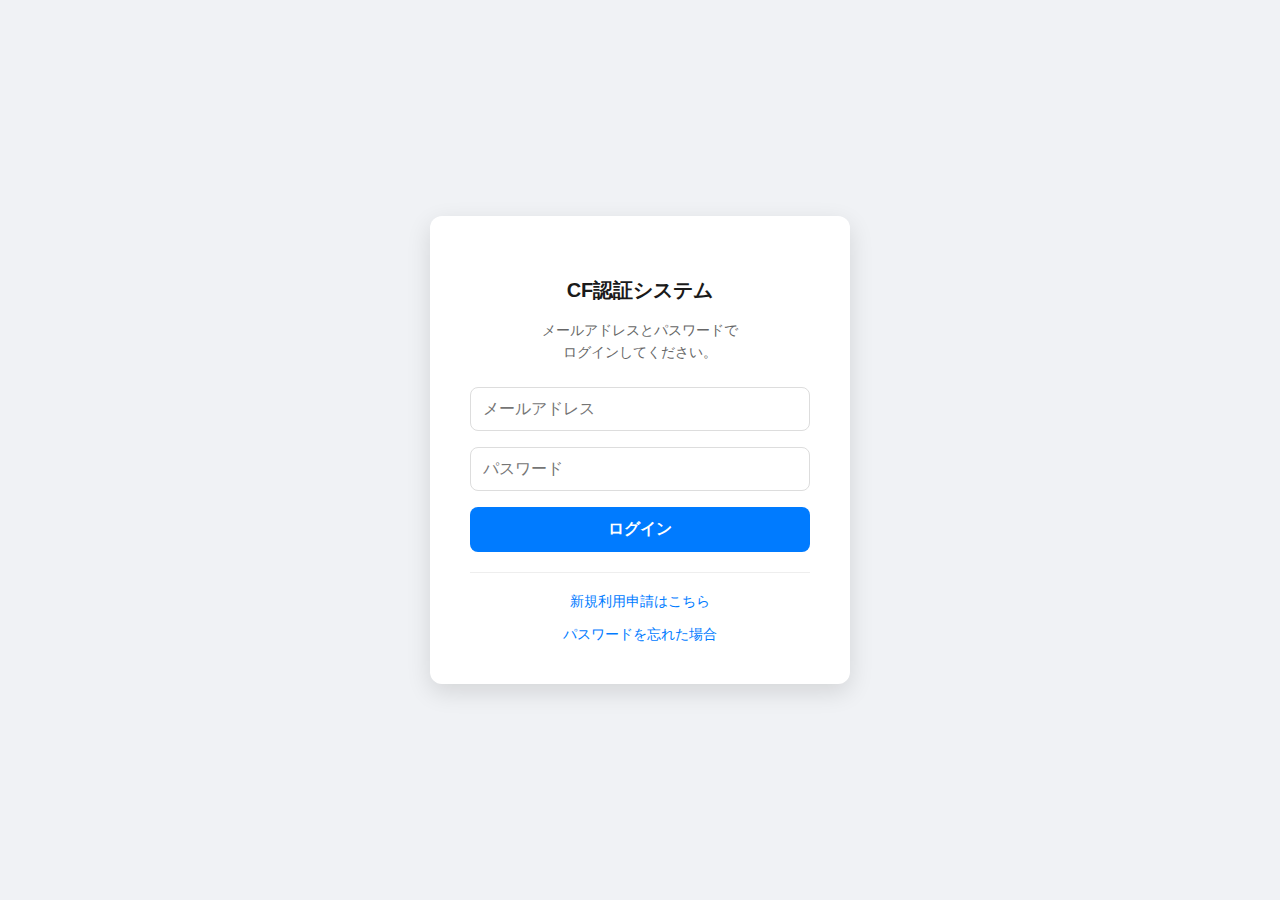
<file: index.html>
<!DOCTYPE html>
<html lang="ja">
<head>
    <meta charset="UTF-8">
    <meta name="viewport" content="width=device-width, initial-scale=1.0">
    <title>CF認証システム v1.45</title>
    <link rel="stylesheet" href="style.css">
    <style>
        body { opacity: 0; transition: opacity 0.3s; margin: 0; background: #f0f2f5; }
        .loaded { opacity: 1; }
        .unread-item { padding:15px; border-bottom:1px solid #ddd; background:#fff; border-radius:8px; margin-bottom:10px; text-align: left; }
        #after-login-area { display: none; margin-top: 20px; }
        #alert-list { display: none; margin-top: 15px; }
        .btn-main { width: 100%; padding: 12px; background: #007bff; color: white; border: none; border-radius: 8px; font-weight: bold; cursor: pointer; }
        .accordion-btn { width: 100%; padding: 12px; background: #f8f9fa; border: 1px solid #ddd; border-radius: 8px; cursor: pointer; font-weight: bold; color: #555; }
        .status-badge { font-size: 10px; padding: 2px 6px; background: #ff4757; color: white; border-radius: 4px; vertical-align: middle; margin-right: 8px; }
    </style>
</head>
<body id="main-body">
    <div id="loading-overlay">
        <div class="spinner"></div>
        <div class="loading-text">処理中...</div>
    </div>

    <div class="container">
        <div class="form-box">
            <div id="logo-container" style="margin-bottom: 20px;"></div>
            <h2><span id="system-name">CF認証システム</span></h2>
            
            <div id="login-form">
                <p class="description">メールアドレスとパスワードで<br>ログインしてください。</p>
                <div class="input-group">
                    <input type="email" id="email" placeholder="メールアドレス" required>
                </div>
                <div class="input-group">
                    <input type="password" id="password" placeholder="パスワード" required>
                </div>
                <button id="loginBtn" class="btn-main" onclick="handleLogin()">ログイン</button>
                <p id="errorMsg" style="color:#d93025; margin-top:10px; font-size:14px;"></p>
                
                <div class="footer-links" style="margin-top:20px; font-size:13px;">
                    <a href="signup.html">新規利用申請はこちら</a><br><br>
                    <a href="forgot-password.html">パスワードを忘れた場合</a>
                </div>
            </div>

            <div id="after-login-area">
                <p id="welcome-msg" style="font-weight:bold; margin-bottom:10px;"></p>
                <button id="unread-accordion" class="accordion-btn" onclick="toggleAccordion()">
                    読み込み中...
                </button>
                <div id="alert-list"></div>
                <button class="btn-main" style="margin-top:20px; background:#6c757d;" onclick="handleLogout()">ログアウト</button>
            </div>
        </div>
    </div>

    <script src="config.js"></script>
    <script>
        let currentUserId = "";

        // v1.45 追加: ローディング表示制御
        function showLoading(isVisible) {
            const overlay = document.getElementById('loading-overlay');
            if (overlay) overlay.style.display = isVisible ? 'flex' : 'none';
        }

        window.onload = async function() {
            const urlParams = new URLSearchParams(window.location.search);
            const contentId = urlParams.get('contentId');
            if (contentId) {
                sessionStorage.setItem('pendingContentId', contentId);
            }

            const cachedTitle = localStorage.getItem('cached_system_title');
            const cachedBg = localStorage.getItem('cached_bg_color');
            const cachedLogo = localStorage.getItem('cached_logo_url');

            if(cachedTitle) document.getElementById('system-name').innerText = cachedTitle;
            if(cachedBg) document.getElementById('main-body').style.backgroundColor = cachedBg;
            if(cachedLogo) document.getElementById('logo-container').innerHTML = `<img src="${cachedLogo}" style="max-width:120px;">`;

            document.body.classList.add('loaded');

            try {
                const response = await fetch(GAS_URL + "?action=get_configs&apiKey=" + API_KEY);
                const configs = await response.json();
                document.getElementById('system-name').innerText = configs.system_title;
                document.getElementById('main-body').style.backgroundColor = configs.bg_color;
                document.getElementById('logo-container').innerHTML = `<img src="${configs.logo_url}" style="max-width:120px;">`;
                
                localStorage.setItem('cached_system_title', configs.system_title);
                localStorage.setItem('cached_bg_color', configs.bg_color);
                localStorage.setItem('cached_logo_url', configs.logo_url);
            } catch(e) { console.log("Config fetch failed, using cache."); }

            const savedUser = localStorage.getItem('cf_auth_user');
            if (savedUser) {
                const user = JSON.parse(savedUser);
                showAfterLogin(user);
            }
        };

        async function handleLogin() {
            const email = document.getElementById('email').value;
            const password = document.getElementById('password').value;
            const errorMsg = document.getElementById('errorMsg');
            const btn = document.getElementById('loginBtn');

            if (!email || !password) {
                errorMsg.innerText = "情報を入力してください。";
                return;
            }

            btn.disabled = true;
            btn.innerText = "認証中...";
            showLoading(true); // v1.45 追加

            try {
                const response = await fetch(GAS_URL, {
                    method: "POST",
                    body: JSON.stringify({ action: "login", apiKey: API_KEY, userId: email, password: password })
                });
                const res = await response.json();
                if (res.success) {
                    localStorage.setItem('cf_auth_user', JSON.stringify(res.user));
                    showAfterLogin(res.user);
                } else {
                    errorMsg.innerText = res.message;
                    btn.disabled = false;
                    btn.innerText = "ログイン";
                }
            } catch (error) {
                errorMsg.innerText = "通信エラーが発生しました。";
                btn.disabled = false;
                btn.innerText = "ログイン";
            } finally {
                showLoading(false); // v1.45 追加
            }
        }

        function showAfterLogin(user) {
            currentUserId = user.userId;
            document.getElementById('login-form').style.display = 'none';
            document.getElementById('after-login-area').style.display = 'block';
            document.getElementById('welcome-msg').innerText = `こんにちは、${user.userName} 様`;
            
            loadUnreadList(user.userId);
        }

        async function loadUnreadList(userId) {
            showLoading(true); // v1.45 追加
            try {
                const response = await fetch(GAS_URL + "?action=get_unread&apiKey=" + API_KEY + "&userId=" + userId);
                const d = await response.json();
                updateAccordion(d);

                const pendingId = sessionStorage.getItem('pendingContentId');
                if (pendingId) {
                    const item = d.unread.find(x => x.id === pendingId);
                    if (item) {
                        sessionStorage.removeItem('pendingContentId');
                        confirmContent(item.id, item.url);
                    }
                }
            } catch (e) { 
                console.error("List fetch failed", e); 
            } finally {
                showLoading(false); // v1.45 追加
            }
        }

        function updateAccordion(d) {
            const btn = document.getElementById('unread-accordion');
            if (d.unread.length === 0) {
                btn.innerText = "✅ 未読の案内はありません";
                btn.disabled = true;
                document.getElementById('alert-list').style.display = "none";
            } else {
                btn.innerText = `⏳ 未読が ${d.unread.length} 件あります ▼`;
                renderAlertList(d.unread);
            }
        }

        function renderAlertList(list) {
            const container = document.getElementById('alert-list');
            container.innerHTML = list.map(item => `
                <div class="unread-item">
                    <span class="status-badge">未読</span>
                    <div style="font-weight:bold;">${item.title}</div>
                    <button onclick="confirmContent('${item.id}', '${item.url}')" style="width:100%; margin-top:8px; padding:8px; cursor:pointer; background:#f8f9fa; border:1px solid #ddd; border-radius:4px;">内容を表示して確認</button>
                </div>
            `).join('');
        }

        async function confirmContent(id, url) {
            window.open(url, '_blank');
            showLoading(true); // v1.45 追加
            try {
                await fetch(GAS_URL, {
                    method: "POST",
                    body: JSON.stringify({ action: "mark_as_read", apiKey: API_KEY, userId: currentUserId, contentId: id })
                });
                // 指摘④の解決: 処理後にリストを再取得して件数を減らす
                loadUnreadList(currentUserId);
            } catch (e) {
                console.error("Confirm failed", e);
            } finally {
                showLoading(false); // v1.45 追加
            }
        }

        function toggleAccordion() {
            const list = document.getElementById('alert-list');
            list.style.display = (list.style.display === "none" || list.style.display === "") ? "block" : "none";
        }

        function handleLogout() {
            localStorage.removeItem('cf_auth_user');
            location.reload();
        }
    </script>
</body>
</html>
</file>
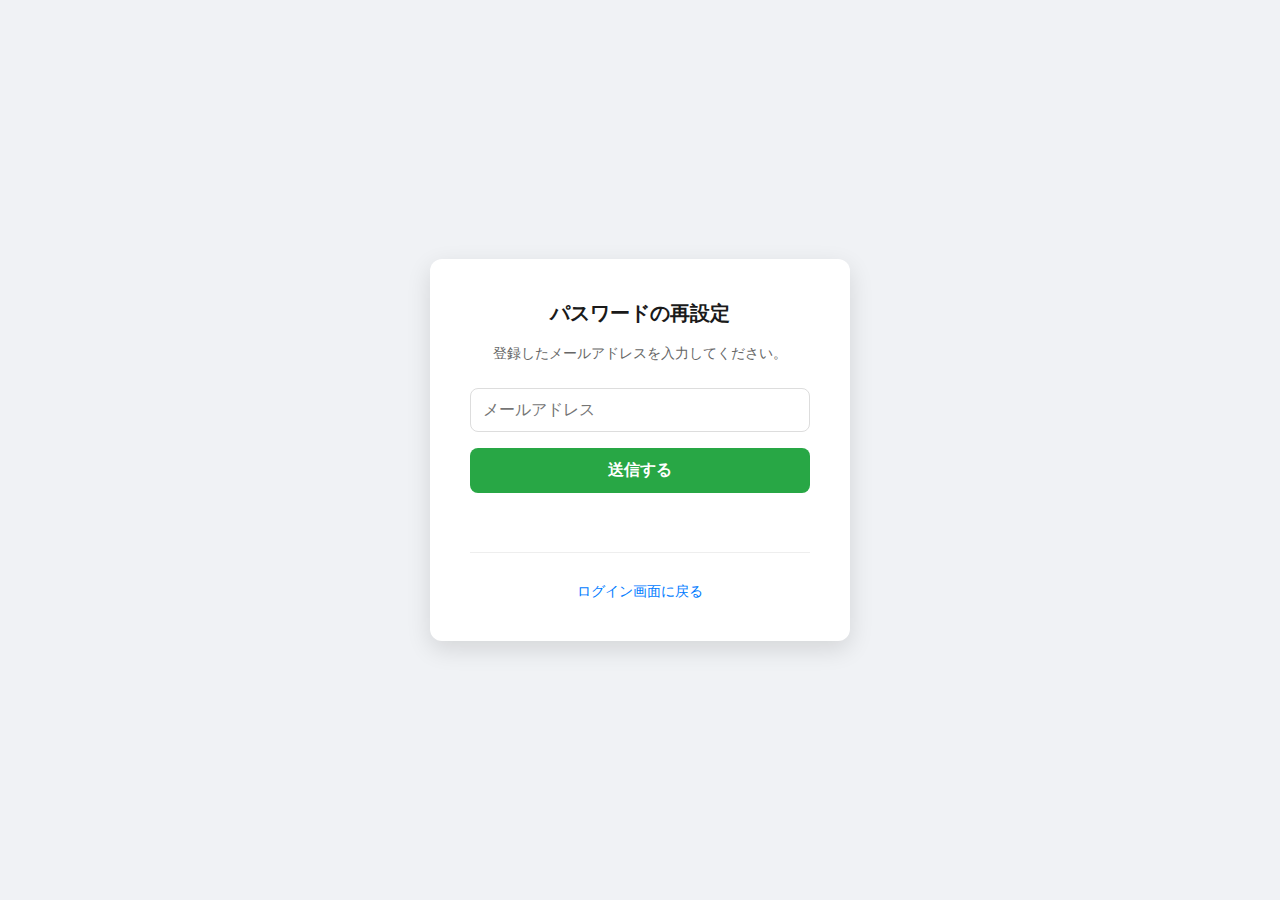
<file: forgot-password.html>
<!DOCTYPE html>
<html lang="ja">
<head>
    <meta charset="UTF-8">
    <meta name="viewport" content="width=device-width, initial-scale=1.0">
    <title>パスワード再設定 - CF認証システム</title>
    <link rel="stylesheet" href="style.css">
</head>
<body>
    <div class="container">
        <div class="form-box">
            <h2>パスワードの再設定</h2>
            <p class="description">登録したメールアドレスを入力してください。</p>
            <div class="input-group">
                <input type="email" id="email" placeholder="メールアドレス" required>
            </div>
            <button id="submitBtn" class="btn btn-success" onclick="sendResetEmail()">送信する</button>
            <p id="statusMsg" class="status-message"></p>
            <div class="footer-links">
                <a href="index.html" class="back-link">ログイン画面に戻る</a>
            </div>
        </div>
    </div>
    <script>
        // 最新のデプロイURLをここに貼ってください
        // test memo 1
        const GAS_URL = "https://script.google.com/macros/s/AKfycbzh6ZqzN2VPasEOGQ9yJ-eS-dvCrzjx0nE1dCi3pjJiLbPQMu3e4EAvCVvpwdHXE1RzYA/exec";

        async function sendResetEmail() {
            const email = document.getElementById('email').value;
            const btn = document.getElementById('submitBtn');
            const msg = document.getElementById('statusMsg');
            if (!email) { msg.innerText = "アドレスを入力してください。"; return; }
            
            btn.disabled = true;
            msg.style.color = "#666";
            msg.innerText = "送信中...";
            
            try {
                const response = await fetch(GAS_URL, {
                    method: "POST",
                    body: JSON.stringify({ action: "forgot_password", email: email })
                });
                const res = await response.json();
                if (res.success) {
                    msg.style.color = "#28a745";
                    msg.innerText = "メールを送信しました。3秒後に戻ります...";
                    
                    // --- ここに追加：自動遷移の処理 ---
                    setTimeout(() => {
                        window.location.href = "index.html";
                    }, 3000);
                    // --------------------------------
                    
                } else {
                    msg.style.color = "#dc3545";
                    msg.innerText = res.message;
                    btn.disabled = false;
                }
            } catch (e) {
                msg.style.color = "#dc3545";
                msg.innerText = "エラーが発生しました。";
                btn.disabled = false;
            }
        }
    </script>
</body>
</html>
</file>
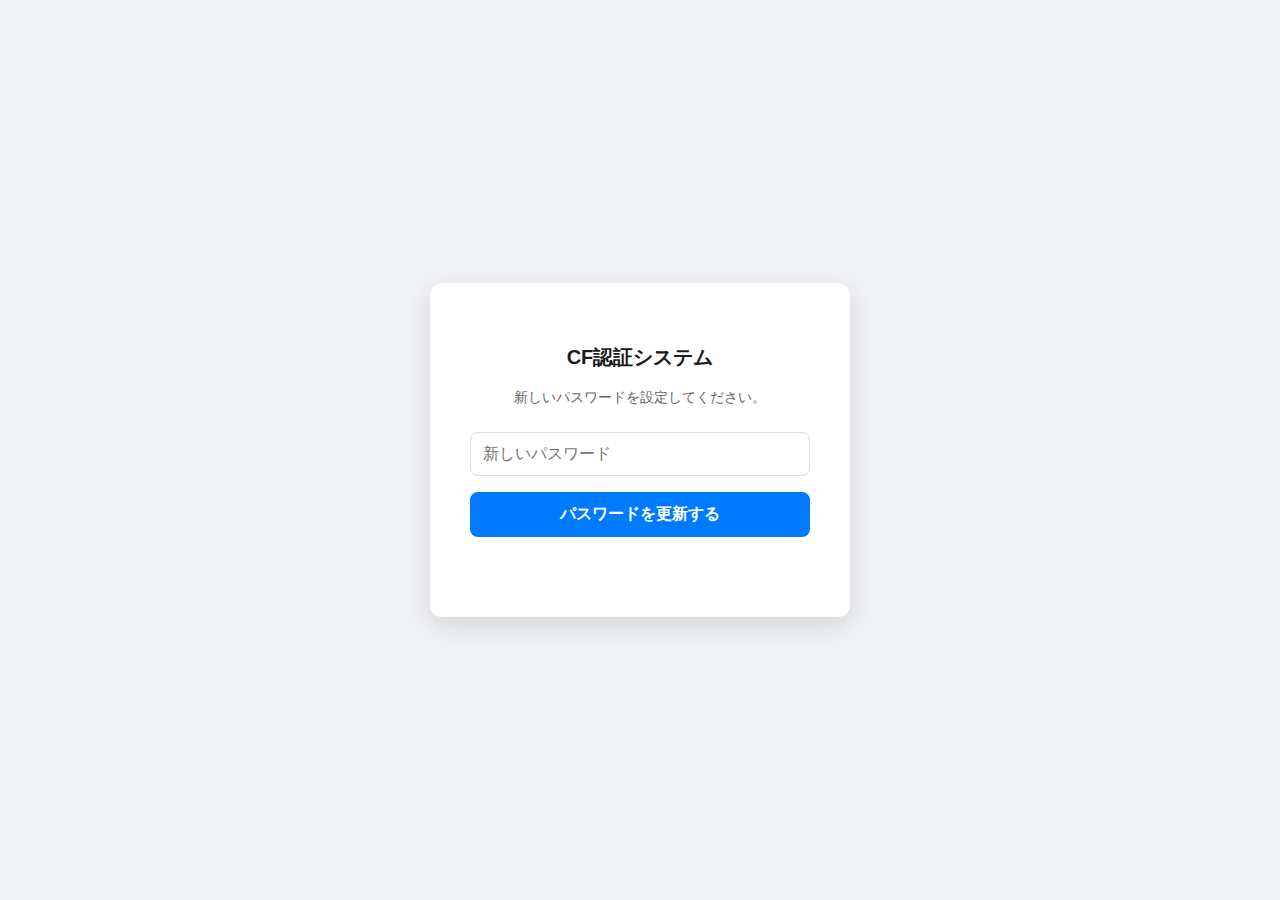
<file: reset_password.html>
<!DOCTYPE html>
<html lang="ja">
<head>
    <meta charset="UTF-8">
    <meta name="viewport" content="width=device-width, initial-scale=1.0">
    <title>パスワード更新 - CF認証システム</title>
    <link rel="stylesheet" href="style.css">
</head>
<body id="main-body">
    <div class="container">
        <div class="form-box">
            <div id="logo-container" style="margin-bottom: 20px;"></div>
            <h2><span id="system-name">CF認証システム</span></h2>
            <p class="description">新しいパスワードを設定してください。</p>

            <div class="input-group">
                <input type="password" id="newPassword" placeholder="新しいパスワード" required>
            </div>
            
            <button id="updateBtn" class="btn btn-primary" onclick="updatePassword()">パスワードを更新する</button>
            <div id="message" class="status-message" style="margin-top: 20px;"></div>
        </div>
    </div>

    <script src="config.js"></script>
    <script>
        const urlParams = new URLSearchParams(window.location.search);
        const token = urlParams.get('token');
        const email = urlParams.get('email'); 

        window.onload = async function() {
            const cachedTitle = localStorage.getItem('cached_system_title');
            const cachedBg = localStorage.getItem('cached_bg_color');
            const cachedLogo = localStorage.getItem('cached_logo_url');
            if(cachedTitle) document.getElementById('system-name').innerText = cachedTitle;
            if(cachedBg) document.body.style.backgroundColor = cachedBg;
            if(cachedLogo) document.getElementById('logo-container').innerHTML = `<img src="${cachedLogo}" alt="Logo" style="max-width: 120px; height: auto;">`;
        };

        async function updatePassword() {
            const newPassword = document.getElementById('newPassword').value;
            const msgDiv = document.getElementById('message');
            const btn = document.getElementById('updateBtn');

            if (!token || !email || !newPassword) {
                msgDiv.style.color = "#d93025";
                msgDiv.innerText = "入力内容、またはURLが無効です。";
                return;
            }

            btn.disabled = true;
            btn.innerText = "更新中...";

            try {
                // v1.61 修正：GET通信に変更
                const params = new URLSearchParams({
                    action: "exec_reset",
                    apiKey: API_KEY,
                    token: token,
                    email: email,
                    newPassword: newPassword
                });

                const response = await fetch(`${GAS_URL}?${params.toString()}`, {
                    method: "GET",
                    mode: "cors"
                });
                const res = await response.json();

                if (res.success) {
                    alert("パスワードを更新しました。新しいパスワードでログインしてください。");
                    window.location.href = "index.html";
                } else {
                    msgDiv.style.color = "#d93025";
                    msgDiv.innerText = res.message;
                    btn.disabled = false;
                    btn.innerText = "パスワードを更新する";
                }
            } catch (err) {
                console.error("Reset error:", err);
                msgDiv.style.color = "#d93025";
                msgDiv.innerText = "通信エラーが発生しました。";
                btn.disabled = false;
                btn.innerText = "パスワードを更新する";
            }
        }
    </script>
</body>
</html>
</file>
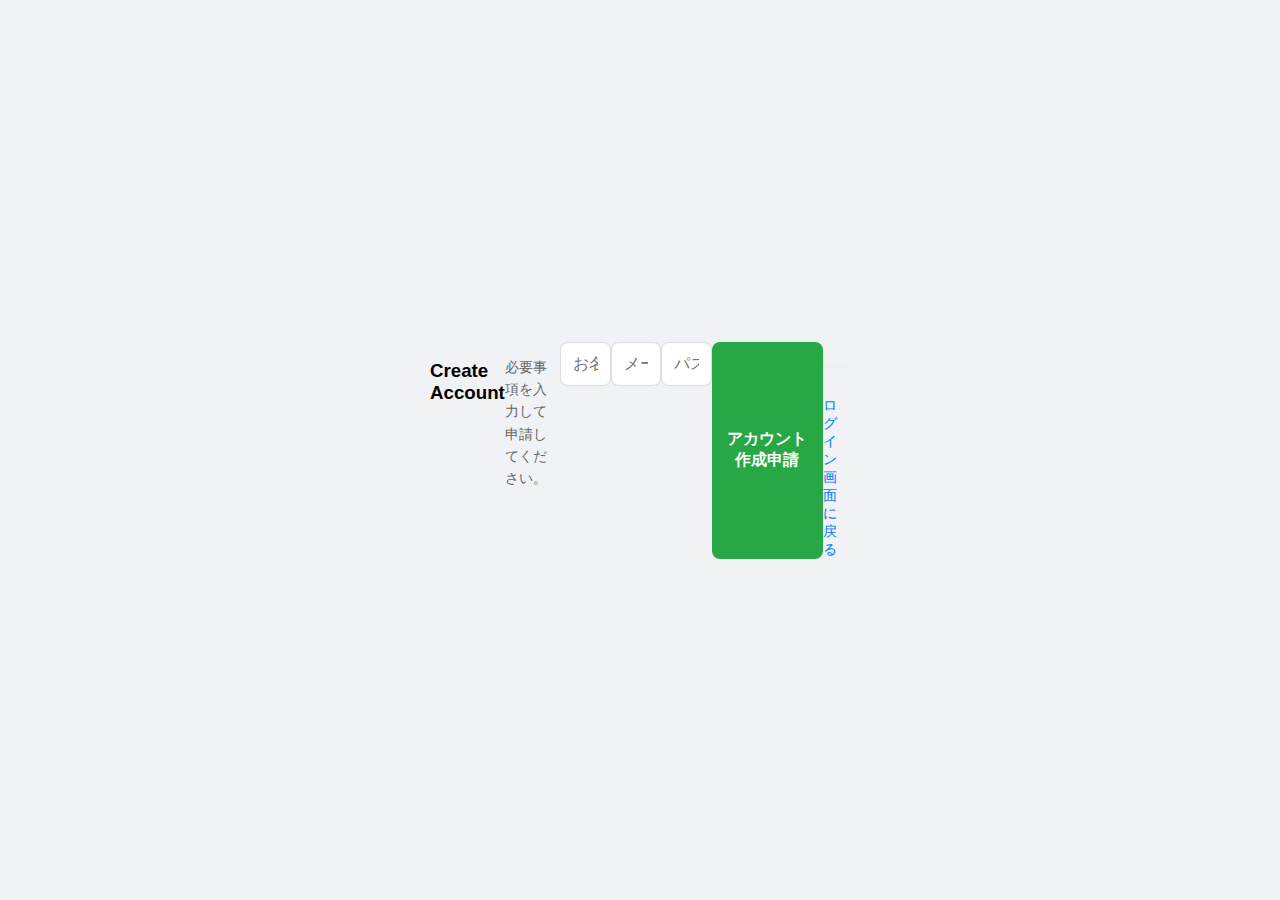
<file: signup.html>
<!DOCTYPE html>
<html lang="ja">
<head>
    <meta charset="UTF-8">
    <meta name="viewport" content="width=device-width, initial-scale=1.0">
    <title>新規登録 - CF認証システム</title>
    <link rel="stylesheet" href="style.css">
</head>
<body>
    <div class="container">
        <h3>Create Account</h3>
        <p class="description">必要事項を入力して申請してください。</p>
        
        <div class="input-group">
            <input type="text" id="userName" placeholder="お名前" required>
        </div>
        <div class="input-group">
            <input type="email" id="email" placeholder="メールアドレス" required>
        </div>
        <div class="input-group">
            <input type="password" id="password" placeholder="パスワード" required>
        </div>
        
        <button id="regBtn" class="btn btn-success" onclick="register()">アカウント作成申請</button>
        
        <div id="message" class="status-message"></div>
        
        <div class="footer-links">
            <a href="login.html" class="back-link">ログイン画面に戻る</a>
        </div>
    </div>

    <script>
      const GAS_URL = "https://script.google.com/macros/s/AKfycbzh6ZqzN2VPasEOGQ9yJ-eS-dvCrzjx0nE1dCi3pjJiLbPQMu3e4EAvCVvpwdHXE1RzYA/exec";

      const msgDiv = document.getElementById('message');
      const regBtn = document.getElementById('regBtn');

      async function register() {
        const name = document.getElementById('userName').value;
        const email = document.getElementById('email').value;
        const password = document.getElementById('password').value;

        if (!name || !email || !password) {
          msgDiv.style.color = "#d93025";
          msgDiv.innerText = "全部入力してください！";
          return;
        }

        regBtn.disabled = true;
        msgDiv.style.color = "#007bff";
        msgDiv.innerText = "登録処理中...";

        try {
          const response = await fetch(GAS_URL, {
            method: "POST",
            body: JSON.stringify({
              action: "signup",
              userId: email,
              password: password,
              name: name
            })
          });

          const res = await response.json();

          if (res.success) {
            msgDiv.style.color = "#28a745";
            msgDiv.innerText = "メールを確認してください";
            
            // ★ここが重要：GASから返ってきた「確認メールを送信しました...」を表示
            alert(res.message);
            
            // ログイン画面（login.html）へ遷移
            window.location.href = "login.html";
          } else {
            msgDiv.style.color = "#d93025";
            msgDiv.innerText = res.message;
            regBtn.disabled = false;
          }
        } catch (error) {
          msgDiv.style.color = "#d93025";
          msgDiv.innerText = "通信エラーが発生しました。";
          regBtn.disabled = false;
          console.error(error);
        }
      }
    </script>
</body> 
</html>
</file>
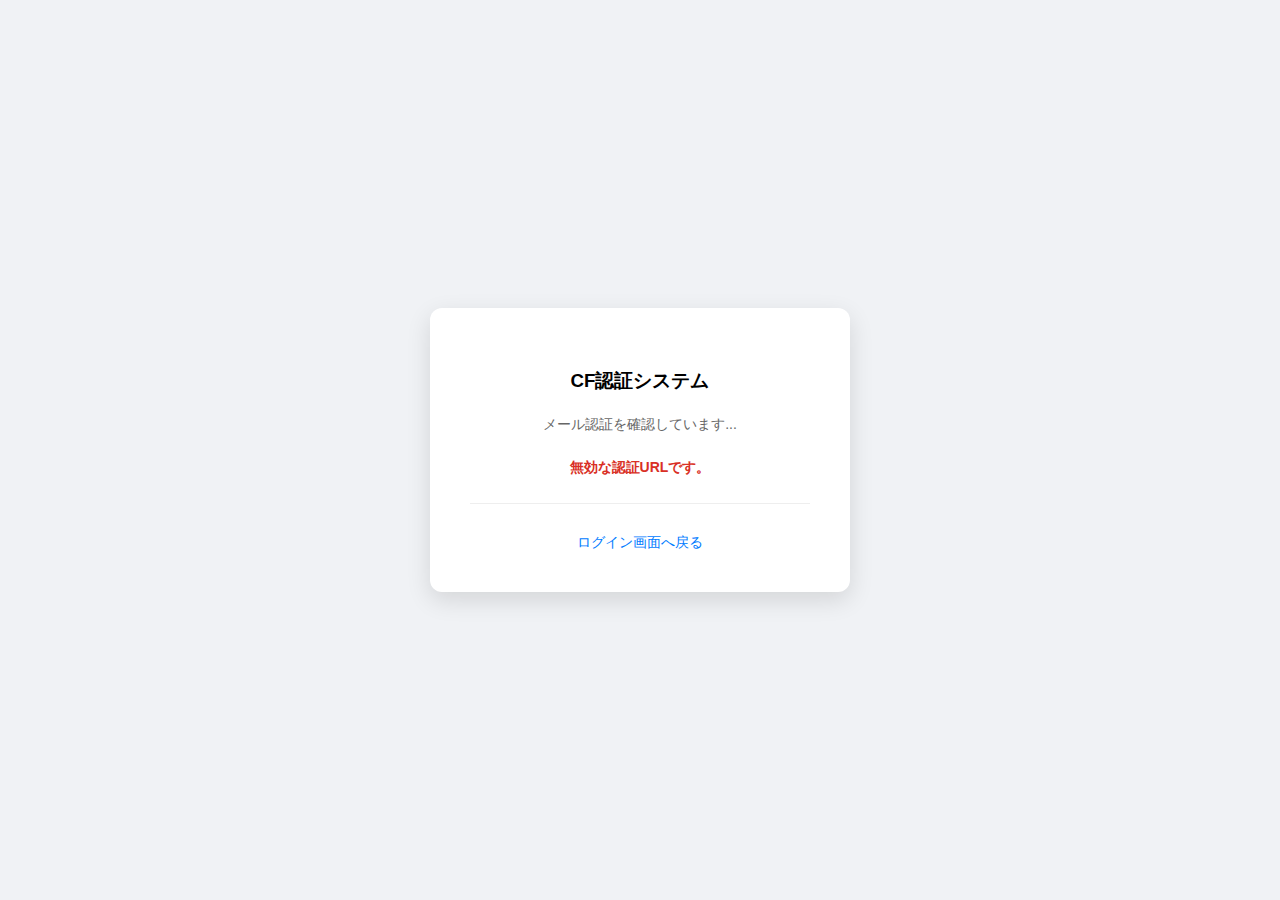
<file: verify.html>
<!DOCTYPE html>
<html lang="ja">
<head>
    <meta charset="UTF-8">
    <meta name="viewport" content="width=device-width, initial-scale=1.0">
    <title>認証完了 - CF認証システム</title>
    <link rel="stylesheet" href="style.css">
</head>
<body id="main-body">
    <div class="container">
        <div class="form-box">
            <div id="logo-container" style="margin-bottom: 20px;"></div>
            <h3><span id="system-name">CF認証システム</span></h3>
            <p id="verify-msg" class="description">メール認証を確認しています...</p>
            <div id="status-display" class="status-message" style="margin-top: 20px; font-weight: bold;"></div>
            <div class="footer-links">
                <p id="redirect-msg" style="display:none;">5秒後にログイン画面へ戻ります...</p>
                <a href="index.html" class="back-link">ログイン画面へ戻る</a>
            </div>
        </div>
    </div>
    <script src="config.js"></script>
    <script>
        window.onload = async function() {
            const cachedTitle = localStorage.getItem('cached_system_title');
            const cachedBg = localStorage.getItem('cached_bg_color');
            const cachedLogo = localStorage.getItem('cached_logo_url');
            if(cachedTitle) document.getElementById('system-name').innerText = cachedTitle;
            if(cachedBg) document.body.style.backgroundColor = cachedBg;
            if(cachedLogo) document.getElementById('logo-container').innerHTML = `<img src="${cachedLogo}" alt="Logo" style="max-width: 120px; height: auto;">`;

            const urlParams = new URLSearchParams(window.location.search);
            const userId = urlParams.get('userId');
            const msgDiv = document.getElementById('status-display');
            const verifyMsg = document.getElementById('verify-msg');

            if (!userId) {
                msgDiv.style.color = "#d93025";
                msgDiv.innerText = "無効な認証URLです。";
                return;
            }

            try {
                // v1.61 修正：GET通信に変更してCORS/302問題を物理回避
                const params = new URLSearchParams({
                    action: "verify_email",
                    apiKey: API_KEY,
                    userId: userId
                });

                const response = await fetch(`${GAS_URL}?${params.toString()}`, {
                    method: "GET",
                    mode: "cors"
                });
                
                const res = await response.json();
                if (res.success) {
                    verifyMsg.innerText = "メール認証が完了しました！";
                    msgDiv.style.color = "#28a745";
                    msgDiv.innerText = "管理者の承認をお待ちください。承認後にログイン可能となります。";
                    document.getElementById('redirect-msg').style.display = "block";
                    setTimeout(() => { window.location.href = "index.html"; }, 5000);
                } else {
                    msgDiv.style.color = "#d93025";
                    msgDiv.innerText = res.message;
                }
            } catch (err) {
                console.error("Verify error:", err);
                msgDiv.style.color = "#d93025";
                msgDiv.innerText = "通信エラーが発生しました。";
            }
        }
    </script>
</body>
</html>
</file>
<file: style.css>
/* --- 1〜205行目：v1.44と完全に一致 --- */
/* 1. 全体の土台 */
body {
    font-family: 'Helvetica Neue', Arial, sans-serif;
    background-color: #f0f2f5; /* 背景は薄いグレー */
    display: flex;
    justify-content: center;
    align-items: center;
    min-height: 100vh; 
    margin: 0;
    padding: 20px;
    box-sizing: border-box;
}

/* 2. 外側の枠組み（透明なガイド役） */
.container {
    width: 100%;
    max-width: 420px;
    box-sizing: border-box;
    display: flex;
    justify-content: center;
}

/* 3. 白いカード（ここを「浮かせ」直したぜ！） */
.form-box {
    background-color: #ffffff; /* 明確な白 */
    padding: 40px;
    border-radius: 12px;
    box-shadow: 0 8px 24px rgba(0, 0, 0, 0.12); /* 影を少し強調 */
    text-align: center;
    box-sizing: border-box;
    width: 100%;
    /* 長いタイトル対応 */
    overflow-wrap: break-word;
    word-wrap: break-word;
}

/* index.html内の余計な打ち消し設定を上書き */
#main-body .container .form-box {
    box-shadow: 0 8px 24px rgba(0, 0, 0, 0.12);
    padding: 40px;
    background-color: #ffffff;
}

/* 4. 見出し（折り返し対応） */
h2 {
    margin-top: 0;
    margin-bottom: 15px;
    color: #1a1a1a;
    line-height: 1.4;
    white-space: normal;
    overflow-wrap: break-word;
    font-size: 20px;
}

.description {
    font-size: 14px;
    color: #666;
    margin-bottom: 24px;
    line-height: 1.6;
    white-space: pre-wrap;
}

/* 5. 入力フォーム */
.input-group {
    margin-bottom: 16px;
}

input {
    width: 100%;
    padding: 12px;
    border: 1px solid #ddd;
    border-radius: 8px;
    font-size: 16px;
    box-sizing: border-box;
    transition: border-color 0.2s, box-shadow 0.2s;
}

input:focus {
    outline: none;
    border-color: #007bff;
    box-shadow: 0 0 0 3px rgba(0, 123, 255, 0.1);
}

/* 6. ボタン共通（ログイン / 申請など） */
button {
    width: 100%;
    padding: 12px;
    border: none;
    border-radius: 8px;
    font-size: 16px;
    font-weight: 600;
    cursor: pointer;
    transition: background-color 0.2s, transform 0.1s;
}

/* 青ボタン（メイン） */
.btn-primary {
    background-color: #007bff;
    color: #fff;
}

.btn-primary:hover {
    background-color: #0069d9;
}

/* 緑ボタン（申請・更新） */
.btn-success {
    background-color: #28a745;
    color: #fff;
}

.btn-success:hover {
    background-color: #218838;
}

button:active {
    transform: scale(0.98);
}

button:disabled {
    background-color: #ccc;
    cursor: not-allowed;
}

/* 7. フッターリンク */
.footer-links {
    margin-top: 24px;
    border-top: 1px solid #eee;
    padding-top: 20px;
}

.footer-links a {
    color: #007bff;
    text-decoration: none;
    font-size: 14px;
    transition: color 0.2s;
}

.footer-links a:hover {
    color: #0056b3;
    text-decoration: underline;
}

.back-link {
    display: inline-block;
    margin-top: 10px;
}

/* 8. アニメーション（フェードイン） */
@keyframes fadeIn {
    from { opacity: 0; transform: translateY(10px); }
    to { opacity: 1; transform: translateY(0); }
}

.form-box {
    animation: fadeIn 0.4s ease-out;
}

/* 9. スマホ対応（さらに強化） */
@media (max-width: 480px) {
    body { padding: 10px; }
    .form-box { padding: 30px 20px; border-radius: 0; min-height: 100vh; display: flex; flex-direction: column; justify-content: center; }
    .container { max-width: 100%; }
}

/* 10. メッセージ表示 */
.status-message {
    font-size: 14px;
    margin-top: 15px;
    min-height: 1.4em;
}

/* --- v1.45 追加: ローディングアニメーション --- */
#loading-overlay {
    display: none;
    position: fixed;
    top: 0;
    left: 0;
    width: 100%;
    height: 100%;
    background: rgba(255, 255, 255, 0.8);
    z-index: 10000;
    flex-direction: column;
    justify-content: center;
    align-items: center;
}

.spinner {
    width: 50px;
    height: 50px;
    border: 5px solid #f3f3f3;
    border-top: 5px solid #007bff;
    border-radius: 50%;
    animation: spin 1s linear infinite;
}

@keyframes spin {
    0% { transform: rotate(0deg); }
    100% { transform: rotate(360deg); }
}

.loading-text {
    margin-top: 15px;
    font-weight: bold;
    color: #007bff;
    font-size: 14px;
}
</file>
